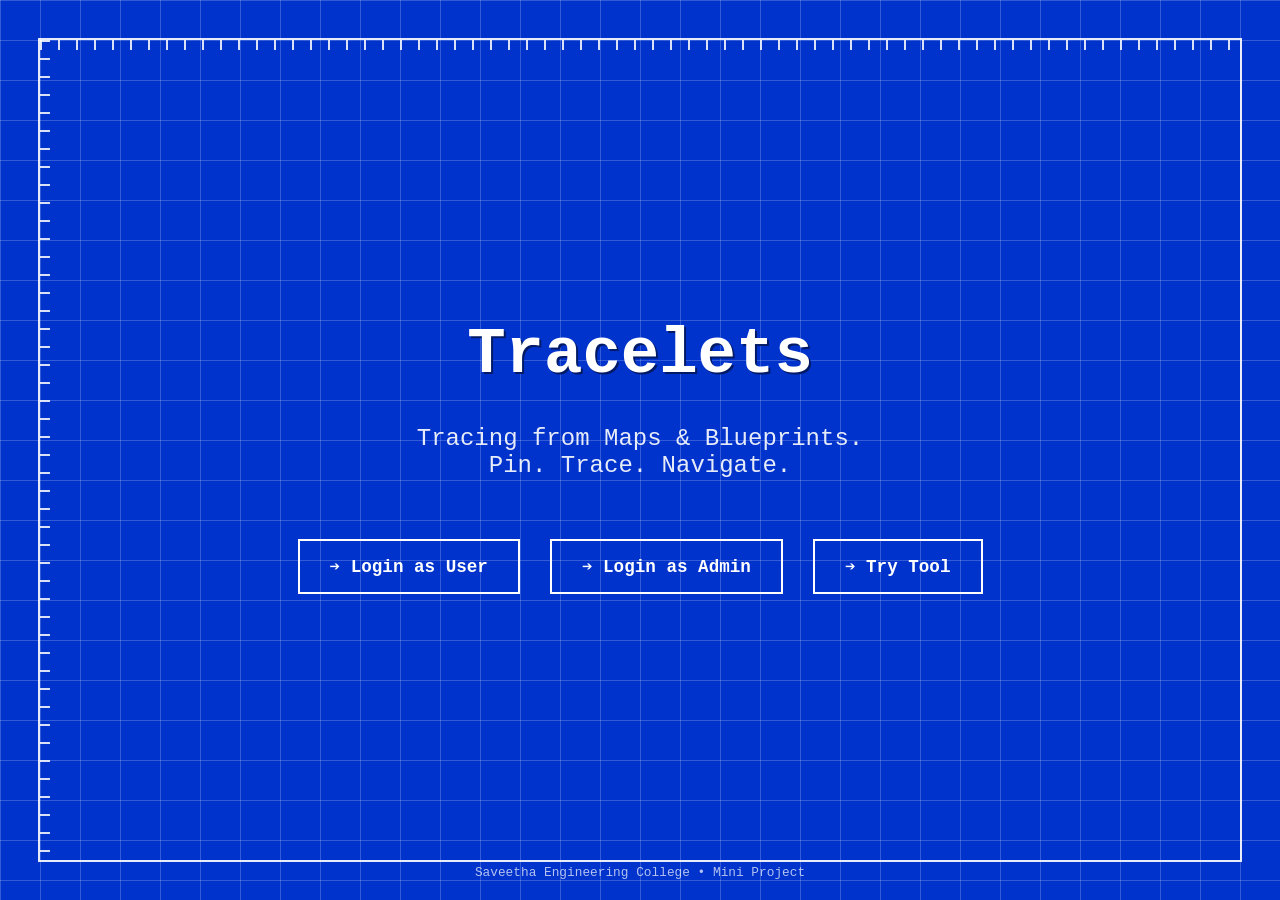
<file: templates/index.html>
<!DOCTYPE html>
<html lang="en">
<head>
    <meta charset="UTF-8">
    <meta name="viewport" content="width=device-width, initial-scale=1.0">
    <title>Tracelets - Pin. Trace. Navigate.</title>
    <style>
        /* --- CSS STYLES --- */
        /* Architectural Scale Border — Refined */
        .scale-border {
            position: fixed; top: 0.4in; left: 0.4in; right: 0.4in; bottom: 0.4in; pointer-events: none; z-index: 10;
            border: 2px solid rgba(255, 255, 255, 0.9);
            background: repeating-linear-gradient(to right, rgba(255,255,255,0.85) 0, rgba(255,255,255,0.85) 2px, transparent 2px, transparent 18px),
                        repeating-linear-gradient(to bottom, rgba(255,255,255,0.85) 0, rgba(255,255,255,0.85) 2px, transparent 2px, transparent 18px);
            background-position: top left, top left;
            background-size: 100% 10px, 10px 100%;
            background-repeat: no-repeat;
        }

        body, html {
            margin: 0; padding: 0; width: 100%; height: 100%;
            overflow: hidden; font-family: 'Courier New', Courier, monospace;
        }

        /* The Blueprint Background Effect */
        .blueprint-bg {
            background-color: #0033cc; /* Strong Engineering Blue */
            background-image: 
                linear-gradient(rgba(255, 255, 255, 0.2) 1px, transparent 1px),
                linear-gradient(90deg, rgba(255, 255, 255, 0.2) 1px, transparent 1px);
            background-size: 40px 40px;
            width: 100%; height: 100%;
            display: flex; flex-direction: column; align-items: center; justify-content: center;
            color: white; text-align: center;
        }

        h1 { font-size: 4rem; margin-bottom: 10px; text-shadow: 2px 2px 0px #001a66; }
        h3 { font-size: 1.5rem; margin-bottom: 60px; opacity: 0.9; font-weight: normal; }

        /* The Button Container */
        .button-group { display: flex; gap: 30px; margin-bottom: 30px; }

        /* The "Blueprint" Buttons */
        .blueprint-btn {
            background: transparent; border: 2px solid white; color: white;
            padding: 15px 30px; font-size: 1.1rem; font-weight: bold; cursor: pointer;
            transition: all 0.2s ease; text-decoration: none;
            font-family: 'Courier New', Courier, monospace;
        }
        
        .blueprint-btn:hover {
            background: white; 
            color: #0033cc;
            /* Removed the glow (box-shadow) for a cleaner look */
            transform: translateY(-2px);
        }

        /* Guest Upload Form (Hidden by default) */
        #guest-upload {
            display: none;
            background: rgba(255, 255, 255, 0.15);
            padding: 20px;
            border: 1px dashed white;
            backdrop-filter: blur(5px);
            margin-top: 10px;
            border-radius: 4px;
        }

        /* Footer */
        .footer { position: absolute; bottom: 20px; font-size: 0.8rem; opacity: 0.7; }
    </style>
</head>
<body>

    <div class="scale-border"></div>

    <div class="blueprint-bg">
        <h1>Tracelets</h1>
        <h3>Tracing from Maps & Blueprints.<br>Pin. Trace. Navigate.</h3>

        <div class="button-group">
            <a href="/login-user" class="blueprint-btn">
                ➔ Login as User
            </a>

            <a href="/login-admin" class="blueprint-btn">
                ➔ Login as Admin
            </a>

            <button onclick="showGuestUpload()" class="blueprint-btn">
                ➔ Try Tool
            </button>
        </div>

        <div id="guest-upload">
            <p style="margin-top:0; font-weight:bold; margin-bottom:10px;">Upload a floor plan to test:</p>
            <form action="/upload-map" method="post" enctype="multipart/form-data">
                <input type="file" name="file" required style="color:white; font-family: monospace;">
                <button type="submit" style="cursor:pointer; padding:5px 15px; font-weight:bold; background:white; color:#0033cc; border:none; font-family: 'Courier New', Courier, monospace;">GO</button>
            </form>
        </div>

        <div class="footer">
            Saveetha Engineering College • Mini Project
        </div>
    </div>

    <script>
        function showGuestUpload() {
            const form = document.getElementById('guest-upload');
            // Toggle visibility
            if (form.style.display === 'block') {
                form.style.display = 'none';
            } else {
                form.style.display = 'block';
            }
        }
    </script>

</body>
</html>
</file>
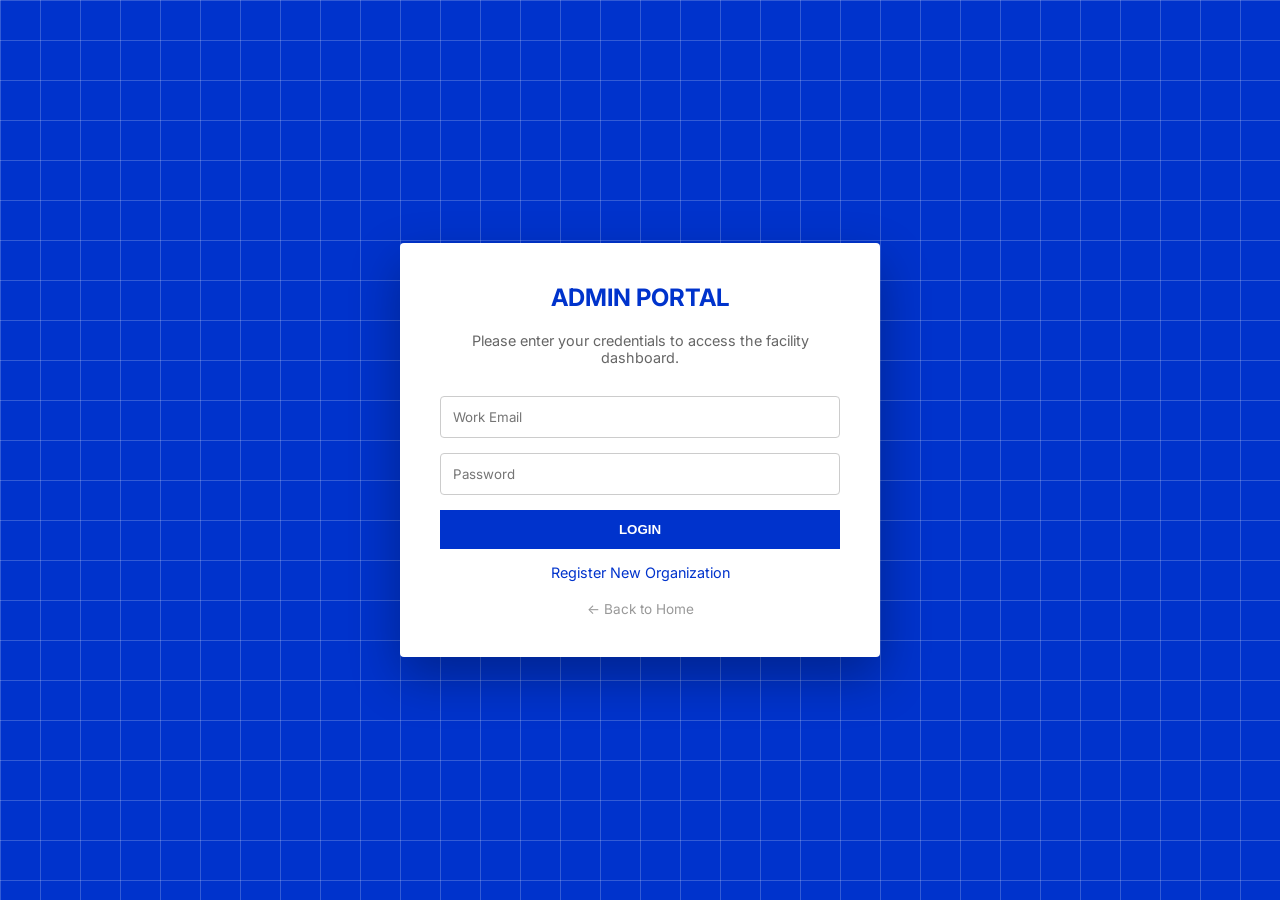
<file: templates/login-admin.html>
<!DOCTYPE html>
<html lang="en">
<head>
    <meta charset="UTF-8">
    <title>Admin Login - Tracelets</title>
    <link href="https://fonts.googleapis.com/css2?family=Inter:wght@400;500;600&display=swap" rel="stylesheet">
    <style>
        /* Exact same style as signup for consistency */
        body {
            margin: 0; padding: 0; width: 100%; min-height: 100vh;
            font-family: 'Inter', sans-serif;
            background-color: #0033cc;
            background-image: 
                linear-gradient(rgba(255, 255, 255, 0.2) 1px, transparent 1px),
                linear-gradient(90deg, rgba(255, 255, 255, 0.2) 1px, transparent 1px);
            background-size: 40px 40px;
            display: flex; justify-content: center; align-items: center;
        }

        .login-card {
            background: #ffffff;
            width: 400px; /* Much smaller than the registration form */
            padding: 40px;
            box-shadow: 0 20px 50px rgba(0,0,0,0.3);
            border-radius: 4px;
            text-align: center;
        }

        h2 { color: #0033cc; margin-top: 0; text-transform: uppercase; font-size: 1.5rem; }
        p { color: #666; font-size: 0.9rem; margin-bottom: 30px; }

        input {
            width: 100%; padding: 12px; margin-bottom: 15px;
            border: 1px solid #ccc; border-radius: 4px; box-sizing: border-box;
            font-family: 'Inter', sans-serif;
        }

        .btn-login {
            width: 100%; padding: 12px; background: #0033cc; color: white;
            border: none; font-weight: bold; cursor: pointer; text-transform: uppercase;
        }
        .btn-login:hover { background: #002288; }

        .back-link { display: block; margin-top: 20px; font-size: 0.85rem; color: #999; text-decoration: none; }
        .back-link:hover { color: #333; }
    </style>
</head>
<body>

    <div class="login-card">
        <h2>Admin Portal</h2>
        <p>Please enter your credentials to access the facility dashboard.</p>

        <form action="/auth-admin" method="post">
            <input type="email" name="email" placeholder="Work Email" required>
            <input type="password" name="password" placeholder="Password" required>
            <button type="submit" class="btn-login">Login</button>
        </form>

        <a href="/signup-admin" style="display:block; margin-top:15px; font-size:0.9rem; color:#0033cc; text-decoration:none;">Register New Organization</a>
        <a href="/" class="back-link">← Back to Home</a>
    </div>

</body>
</html>
</file>
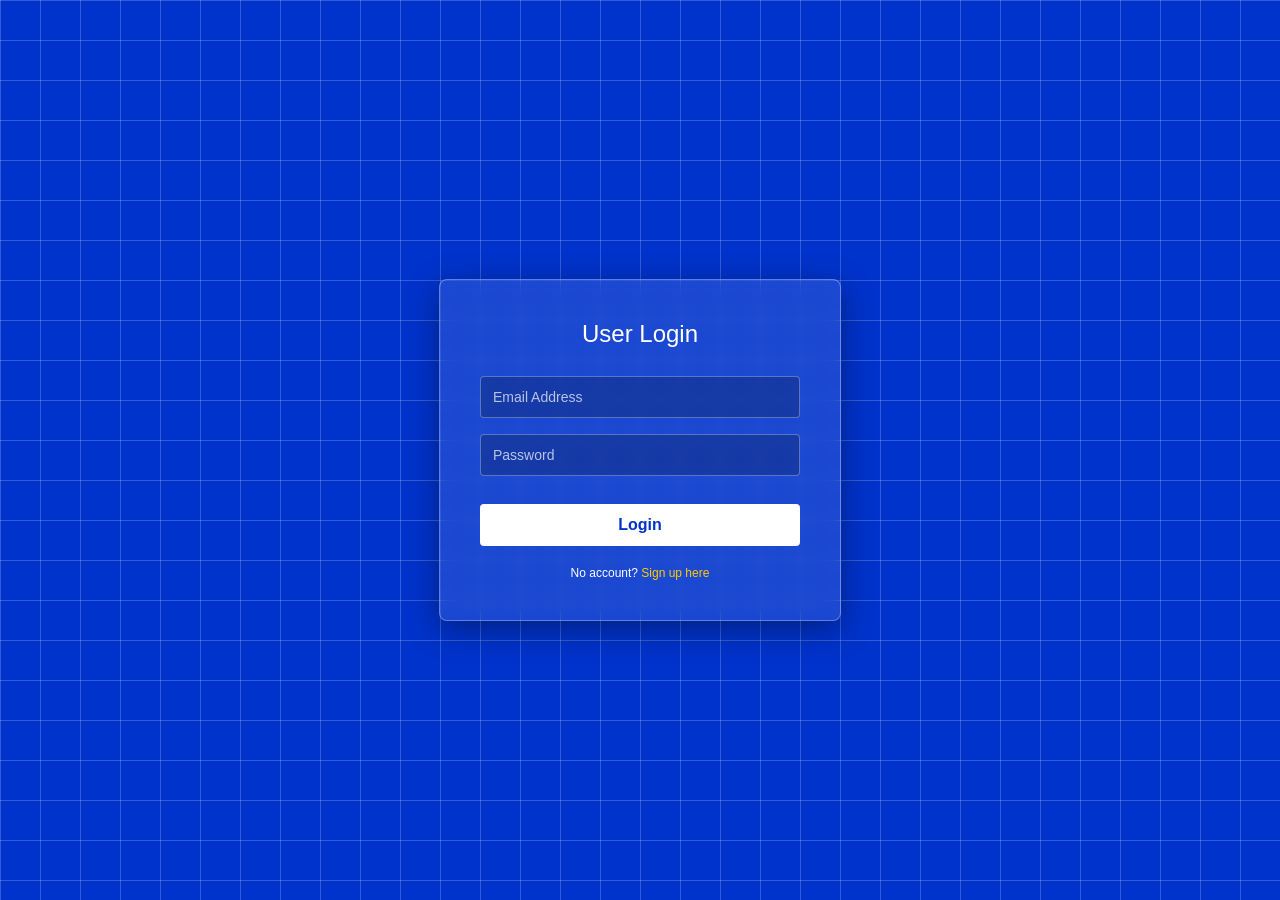
<file: templates/login-user.html>
<!DOCTYPE html>
<html lang="en">
<head>
    <meta charset="UTF-8">
    <meta name="viewport" content="width=device-width, initial-scale=1.0">
    <title>Login - Tracelets</title>
    <style>
        /* --- KEEPING YOUR BLUE THEME --- */
        body, html {
            margin: 0; padding: 0; width: 100%; height: 100%;
            font-family: 'Segoe UI', Tahoma, Geneva, Verdana, sans-serif;
            background-color: #0033cc;
            background-image: 
                linear-gradient(rgba(255, 255, 255, 0.2) 1px, transparent 1px),
                linear-gradient(90deg, rgba(255, 255, 255, 0.2) 1px, transparent 1px);
            background-size: 40px 40px;
            overflow: hidden;
            display: flex;
            align-items: center;
            justify-content: center;
        }

        .login-container {
            background: rgba(255, 255, 255, 0.1);
            backdrop-filter: blur(10px);
            border: 1px solid rgba(255, 255, 255, 0.3);
            padding: 40px;
            width: 320px;
            border-radius: 8px;
            box-shadow: 0 8px 32px 0 rgba(0, 0, 0, 0.37);
            color: white;
            text-align: center;
        }

        h2 { margin-top: 0; margin-bottom: 20px; font-weight: 500; }

        input {
            width: 100%; padding: 12px; margin: 8px 0; box-sizing: border-box;
            border: 1px solid rgba(255, 255, 255, 0.3); border-radius: 4px;
            background: rgba(0, 0, 0, 0.2); color: white; outline: none; font-size: 14px;
        }

        input::placeholder { color: rgba(255, 255, 255, 0.7); }
        input:focus { background: rgba(0, 0, 0, 0.4); border-color: white; }

        .btn-login {
            width: 100%; padding: 12px; margin-top: 20px;
            background-color: white; color: #0033cc; border: none;
            border-radius: 4px; font-weight: bold; cursor: pointer; font-size: 16px;
            transition: 0.3s;
        }

        .btn-login:hover { background-color: #f0f0f0; }

        .links { margin-top: 20px; font-size: 12px; }
        .links a { color: #ffcc00; text-decoration: none; }
        .links a:hover { text-decoration: underline; }
    </style>
</head>
<body>

    <div class="login-container">
        <h2>User Login</h2>
        
        <form action="/login" method="post">
            <input type="email" name="email" placeholder="Email Address" required>
            <input type="password" name="password" placeholder="Password" required>
            
            <button type="submit" class="btn-login">Login</button>
        </form>

        <div class="links">
            No account? <a href="/signup-user">Sign up here</a>
        </div>
    </div>

</body>
</html>
</file>
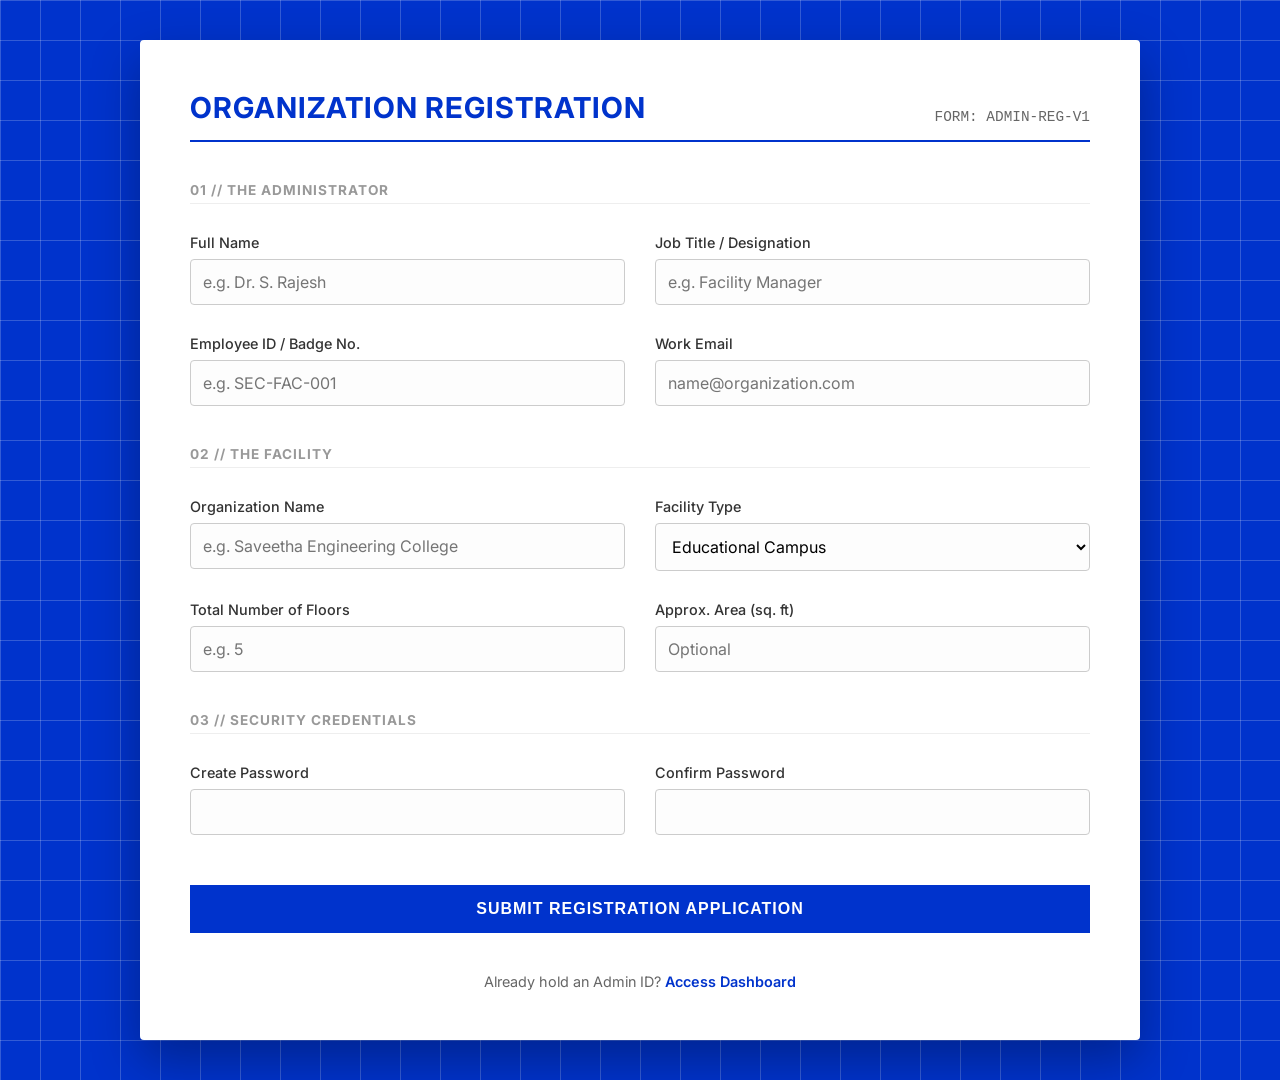
<file: templates/signup-admin.html>
<!DOCTYPE html>
<html lang="en">
<head>
    <meta charset="UTF-8">
    <title>Facility Registration - Tracelets</title>
    <link href="https://fonts.googleapis.com/css2?family=Inter:wght@400;500;600&display=swap" rel="stylesheet">
    <style>
        /* --- BACKGROUND: THE BLUEPRINT --- */
        body {
            margin: 0;
            padding: 0;
            width: 100%;
            min-height: 100vh;
            font-family: 'Inter', sans-serif;
            background-color: #0033cc;
            background-image: 
                linear-gradient(rgba(255, 255, 255, 0.2) 1px, transparent 1px),
                linear-gradient(90deg, rgba(255, 255, 255, 0.2) 1px, transparent 1px);
            background-size: 40px 40px;
            display: flex;
            justify-content: center;
            align-items: center;
        }

        /* --- THE "PAPER" DOCUMENT CONTAINER --- */
        .document-container {
            background: #ffffff;
            width: 90%;
            max-width: 900px; /* Big and wide */
            margin: 40px 0;
            padding: 50px;
            box-shadow: 0 20px 50px rgba(0,0,0,0.3);
            border-radius: 4px;
            position: relative;
        }

        /* Subtle "Official Document" Header */
        .doc-header {
            border-bottom: 2px solid #0033cc;
            margin-bottom: 30px;
            padding-bottom: 15px;
            display: flex;
            justify-content: space-between;
            align-items: end;
        }

        h1 {
            margin: 0;
            font-size: 1.8rem;
            color: #0033cc;
            text-transform: uppercase;
            letter-spacing: 1px;
        }

        .doc-id {
            font-family: 'Courier New', monospace;
            color: #666;
            font-size: 0.9rem;
        }

        /* --- FORM LAYOUT --- */
        .form-grid {
            display: grid;
            grid-template-columns: 1fr 1fr; /* Two columns */
            gap: 30px;
        }

        .section-title {
            grid-column: 1 / -1; /* Span full width */
            font-size: 0.85rem;
            font-weight: 700;
            color: #999;
            text-transform: uppercase;
            letter-spacing: 1px;
            margin-top: 10px;
            border-bottom: 1px solid #eee;
            padding-bottom: 5px;
        }

        .input-group {
            display: flex;
            flex-direction: column;
        }

        label {
            font-size: 0.9rem;
            font-weight: 500;
            color: #333;
            margin-bottom: 8px;
        }

        input, select {
            padding: 12px;
            border: 1px solid #ccc;
            border-radius: 4px;
            font-size: 1rem;
            font-family: 'Inter', sans-serif;
            background: #fdfdfd;
            transition: border 0.2s;
        }

        input:focus, select:focus {
            border-color: #0033cc;
            outline: none;
            background: #fff;
        }

        /* --- BUTTONS --- */
        .btn-submit {
            grid-column: 1 / -1;
            background: #0033cc;
            color: white;
            padding: 15px;
            font-size: 1rem;
            font-weight: 600;
            border: none;
            cursor: pointer;
            margin-top: 20px;
            text-transform: uppercase;
            letter-spacing: 1px;
            transition: background 0.3s;
        }

        .btn-submit:hover {
            background: #002288;
        }

        .login-link {
            grid-column: 1 / -1;
            text-align: center;
            margin-top: 10px;
            font-size: 0.9rem;
            color: #666;
        }
        .login-link a {
            color: #0033cc;
            text-decoration: none;
            font-weight: 600;
        }

    </style>
</head>
<body>

    <div class="document-container">
        <div class="doc-header">
            <h1>Organization Registration</h1>
            <span class="doc-id">FORM: ADMIN-REG-V1</span>
        </div>

        <form action="/register-admin" method="post" class="form-grid">
            
            <div class="section-title">01 // The Administrator</div>

            <div class="input-group">
                <label>Full Name</label>
                <input type="text" name="admin_name" placeholder="e.g. Dr. S. Rajesh" required>
            </div>

            <div class="input-group">
                <label>Job Title / Designation</label>
                <input type="text" name="job_title" placeholder="e.g. Facility Manager" required>
            </div>

            <div class="input-group">
                <label>Employee ID / Badge No.</label>
                <input type="text" name="employee_id" placeholder="e.g. SEC-FAC-001" required>
            </div>

            <div class="input-group">
                <label>Work Email</label>
                <input type="email" name="email" placeholder="name@organization.com" required>
            </div>

            <div class="section-title">02 // The Facility</div>

            <div class="input-group">
                <label>Organization Name</label>
                <input type="text" name="org_name" placeholder="e.g. Saveetha Engineering College" required>
            </div>

            <div class="input-group">
                <label>Facility Type</label>
                <select name="facility_type">
                    <option value="Educational">Educational Campus</option>
                    <option value="Hospital">Hospital / Healthcare</option>
                    <option value="Corporate">Corporate Office</option>
                    <option value="Mall">Shopping Mall</option>
                    <option value="Other">Other Infrastructure</option>
                </select>
            </div>

            <div class="input-group">
                <label>Total Number of Floors</label>
                <input type="number" name="total_floors" placeholder="e.g. 5" min="1" required>
            </div>

            <div class="input-group">
                <label>Approx. Area (sq. ft)</label>
                <input type="number" name="area_sqft" placeholder="Optional">
            </div>

            <div class="section-title">03 // Security Credentials</div>

            <div class="input-group">
                <label>Create Password</label>
                <input type="password" name="password" required>
            </div>

            <div class="input-group">
                <label>Confirm Password</label>
                <input type="password" name="confirm_password" required>
            </div>

            <button type="submit" class="btn-submit">Submit Registration Application</button>

            <div class="login-link">
                Already hold an Admin ID? <a href="/login-admin">Access Dashboard</a>
            </div>

        </form>
    </div>

</body>
</html>
</file>
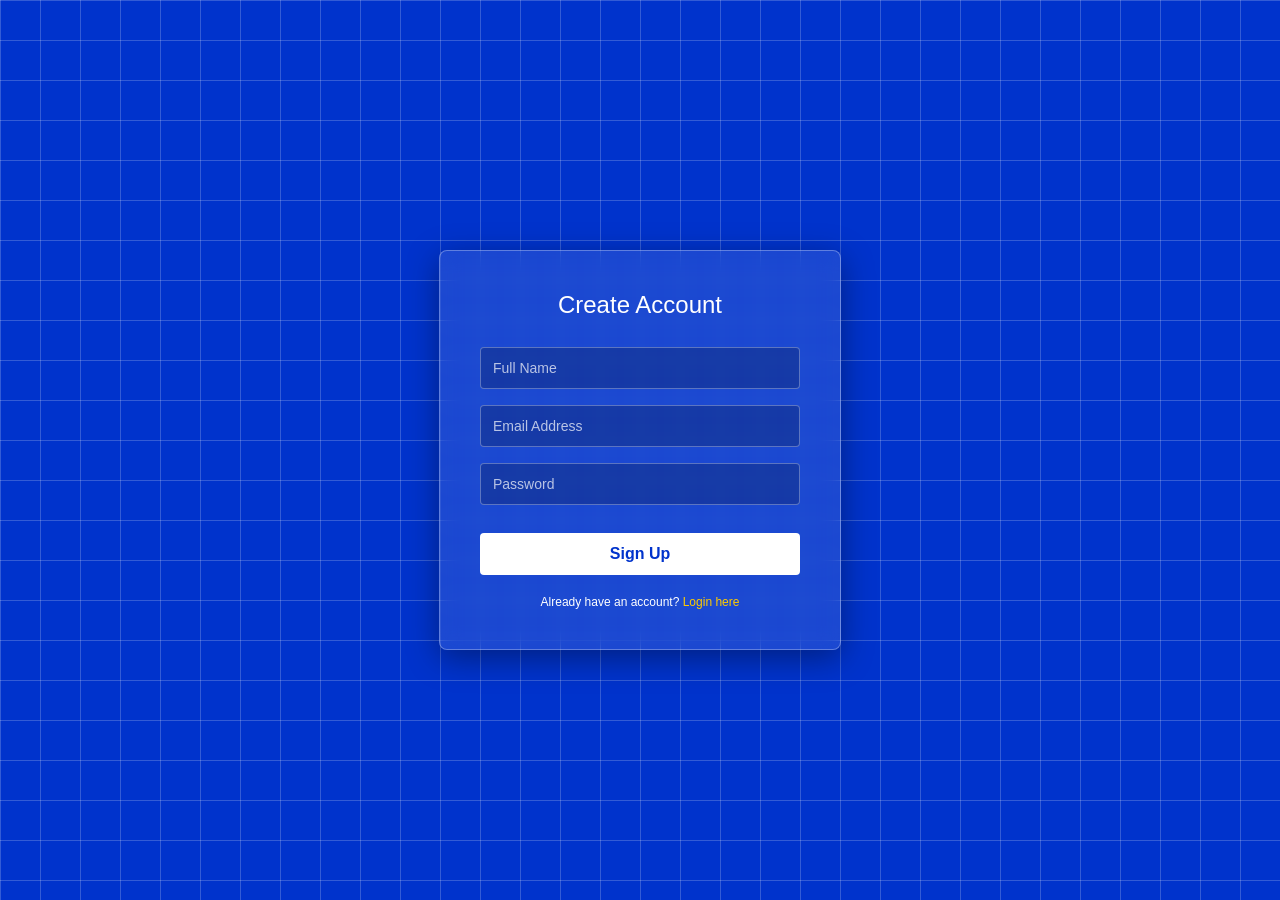
<file: templates/signup-user.html>
<!DOCTYPE html>
<html lang="en">
<head>
    <meta charset="UTF-8">
    <meta name="viewport" content="width=device-width, initial-scale=1.0">
    <title>Sign Up - Tracelets</title>
    <style>
        body, html {
            margin: 0; padding: 0; width: 100%; height: 100%;
            font-family: 'Segoe UI', Tahoma, Geneva, Verdana, sans-serif;
            background-color: #0033cc;
            background-image: 
                linear-gradient(rgba(255, 255, 255, 0.2) 1px, transparent 1px),
                linear-gradient(90deg, rgba(255, 255, 255, 0.2) 1px, transparent 1px);
            background-size: 40px 40px;
            overflow: hidden;
            display: flex; align-items: center; justify-content: center;
        }
        .login-container {
            background: rgba(255, 255, 255, 0.1);
            backdrop-filter: blur(10px);
            border: 1px solid rgba(255, 255, 255, 0.3);
            padding: 40px;
            width: 320px;
            border-radius: 8px;
            box-shadow: 0 8px 32px 0 rgba(0, 0, 0, 0.37);
            color: white;
            text-align: center;
        }
        h2 { margin-top: 0; margin-bottom: 20px; font-weight: 500; }
        input {
            width: 100%; padding: 12px; margin: 8px 0; box-sizing: border-box;
            border: 1px solid rgba(255, 255, 255, 0.3); border-radius: 4px;
            background: rgba(0, 0, 0, 0.2); color: white; outline: none; font-size: 14px;
        }
        input::placeholder { color: rgba(255, 255, 255, 0.7); }
        input:focus { background: rgba(0, 0, 0, 0.4); border-color: white; }
        .btn-login {
            width: 100%; padding: 12px; margin-top: 20px;
            background-color: white; color: #0033cc; border: none;
            border-radius: 4px; font-weight: bold; cursor: pointer; font-size: 16px;
        }
        .btn-login:hover { background-color: #f0f0f0; }
        .links { margin-top: 20px; font-size: 12px; }
        .links a { color: #ffcc00; text-decoration: none; }
    </style>
</head>
<body>

    <div class="login-container">
        <h2>Create Account</h2>
        
        <form action="/register" method="post">
            <input type="text" name="username" placeholder="Full Name" required>
            <input type="email" name="email" placeholder="Email Address" required>
            <input type="password" name="password" placeholder="Password" required>
            
            <button type="submit" class="btn-login">Sign Up</button>
        </form>

        <div class="links">
            Already have an account? <a href="/login-user">Login here</a>
        </div>
    </div>

</body>
</html>
</file>
